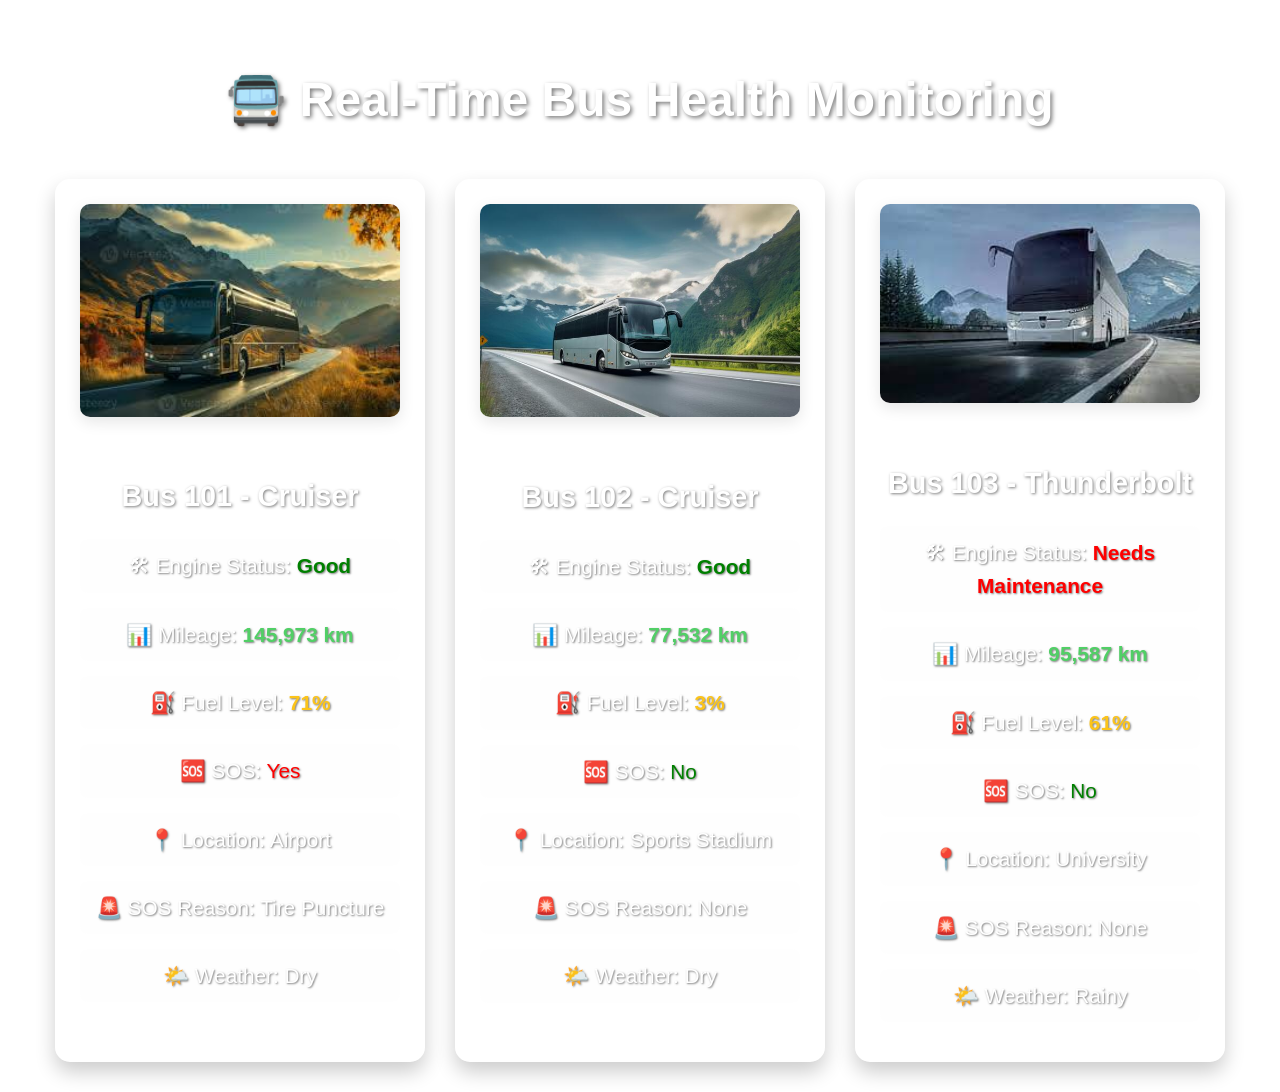
<file: Real time/index.html>
<!DOCTYPE html>
<html lang="en">
<head>
    <meta charset="UTF-8">
    <meta name="viewport" content="width=device-width, initial-scale=1.0">
    <title>Bus Health Monitor</title>
    <link rel="stylesheet" href="./style.css">
</head>
<body>
    <header>
        <h1>🚍 Real-Time Bus Health Monitoring</h1>
    </header>
    <div class="bus-container">
        <!-- Bus 1 -->
        <div class="bus">
            <img src="images.jpg" >
            <h2>Bus 101</h2>
            <div class="status">
                <span>🛠 Engine Status: <span id="engine-101">Loading...</span></span>
            </div>
            <div class="status">
                <span>📊 Mileage: <span id="mileage-101">Loading...</span></span>
            </div>
            <div class="status">
                <span>⛽ Fuel Level: <span id="fuel-101">Loading...</span></span>
            </div>
            <div class="status">
                <span>🆘 SOS: <span id="sos-101">No</span></span>
            </div>
        </div>

        <!-- Bus 2 -->
        <div class="bus">
            <img src="images1.jpg" >
            <h2>Bus 102</h2>
            <div class="status">
                <span>🛠 Engine Status: <span id="engine-102">Loading...</span></span>
            </div>
            <div class="status">
                <span>📊 Mileage: <span id="mileage-102">Loading...</span></span>
            </div>
            <div class="status">
                <span>⛽ Fuel Level: <span id="fuel-102">Loading...</span></span>
            </div>
            <div class="status">
                <span>🆘 SOS: <span id="sos-102">No</span></span>
            </div>
        </div>

        <!-- Bus 3 -->
        <div class="bus">
            <img src="images2.jpg" >
            <h2>Bus 103</h2>
            <div class="status">
                <span>🛠 Engine Status: <span id="engine-103">Loading...</span></span>
            </div>
            <div class="status">
                <span>📊 Mileage: <span id="mileage-103">Loading...</span></span>
            </div>
            <div class="status">
                <span>⛽ Fuel Level: <span id="fuel-103">Loading...</span></span>
            </div>
            <div class="status">
                <span>🆘 SOS: <span id="sos-103">No</span></span>
            </div>
        </div>
    </div>

    <script src="script.js"></script>
</body>
</html>
</file>
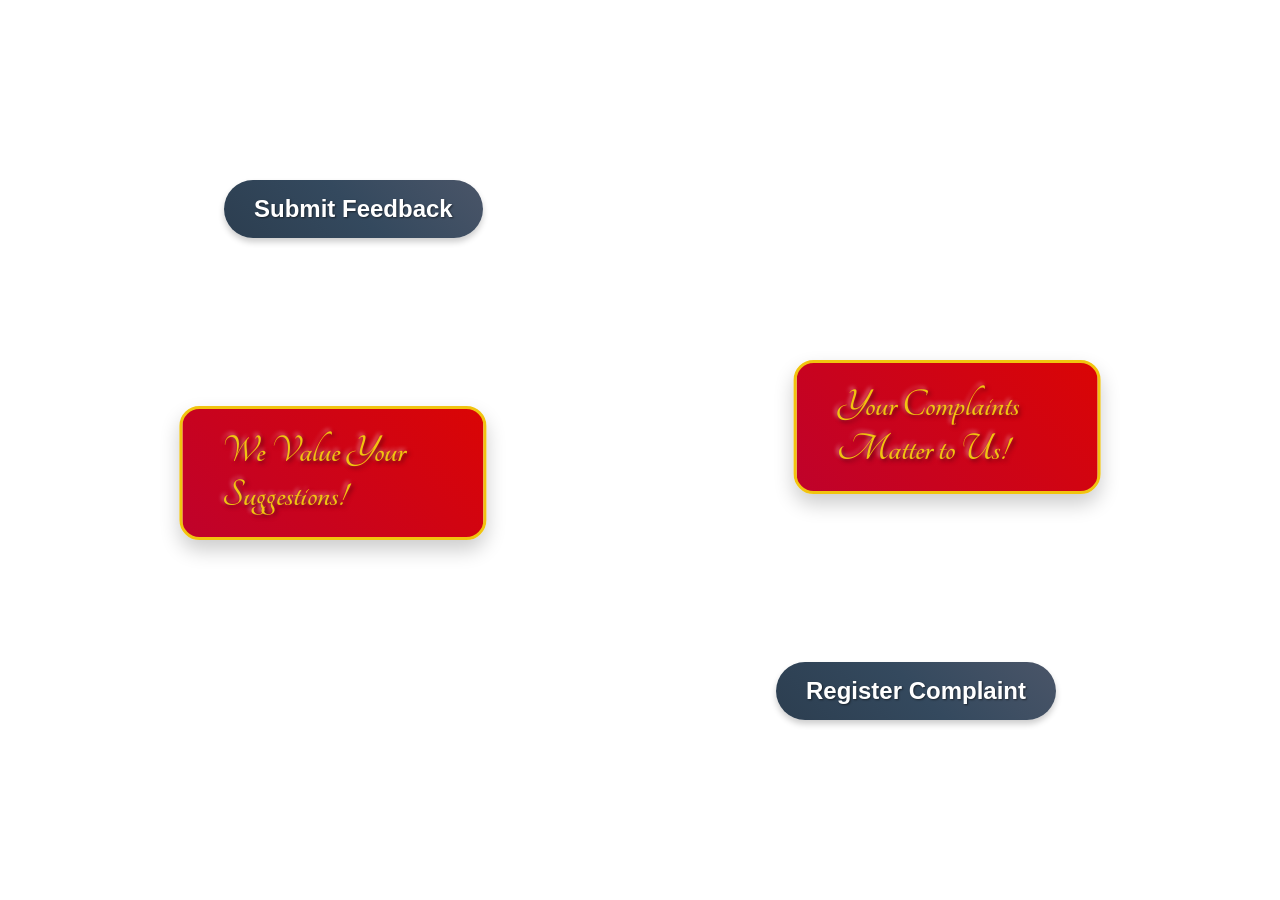
<file: feedback.html>
<!DOCTYPE html>
<html lang="en">
<head>
    <meta charset="UTF-8">
    <meta name="viewport" content="width=device-width, initial-scale=1.0">
    <title>Feedback and Complaints</title>
    <style>
        @import url('https://fonts.googleapis.com/css2?family=Tangerine:wght@700&display=swap');
        body {
            font-family: Arial, sans-serif;
            margin: 0;
            height: 100vh;
            display: flex;
        }
        .section {
            flex: 1;
            display: flex;
            justify-content: center;
            align-items: center;
            position: relative;
        }
        #feedbackSection {
            position: relative;
            overflow: hidden;
        }
        #feedbackSection::before {
            content: "";
            position: absolute;
            top: 0;
            left: 0;
            right: 0;
            bottom: 0;
            background-image: url('https://unblast.com/wp-content/uploads/2020/10/Feedback-Vector-Illustration.jpg');
            background-size: cover;
            background-position: center;
            filter: blur(1px);  /* 25% of 4px (common blur value) is 1px */
        }
        #feedbackSection::after {
            content: "";
            position: absolute;
            top: 0;
            left: 0;
            right: 0;
            bottom: 0;
            background: linear-gradient(rgba(255, 255, 255, 0.3), rgba(255, 255, 255, 0.3));
        }
        #complaintsSection {
            position: relative;
            overflow: hidden;
        }
        #complaintsSection::before {
            content: "";
            position: absolute;
            top: 0;
            left: 0;
            right: 0;
            bottom: 0;
            background-image: url('https://img.freepik.com/free-vector/flat-design-person-making-complain_23-2148958465.jpg?w=740');
            background-size: cover;
            background-position: center;
            filter: blur(1px);  /* 25% of 4px (common blur value) is 1px */
        }
        #complaintsSection::after {
            content: "";
            position: absolute;
            top: 0;
            left: 0;
            right: 0;
            bottom: 0;
            background: linear-gradient(rgba(255, 255, 255, 0.3), rgba(255, 255, 255, 0.3));
        }
        .content {
            position: absolute;
            z-index: 1;
        }
        #feedbackContent {
            top: 20%;
            left: 35%;
        }
        #complaintsContent {
            bottom: 20%;
            right: 35%;
        }
        button {
            padding: 15px 30px;
            font-size: 24px;
            cursor: pointer;
            transition: background-color 0.3s, transform 0.1s, box-shadow 0.3s;
            border: none;
            border-radius: 50px;
            background: linear-gradient(45deg, #2c3e50, #34495e, #4a5568);
            color: #fff;
            font-weight: bold;
            text-shadow: 1px 1px 2px rgba(0, 0, 0, 0.5);
            box-shadow: 0 4px 6px rgba(0, 0, 0, 0.2);
            position: relative;
            overflow: hidden;
            animation: glowButton 2s infinite alternate;
        }
        @keyframes glowButton {
            from {
                box-shadow: 0 0 5px #000, 0 0 10px #000, 0 0 15px #000;
            }
            to {
                box-shadow: 0 0 10px #000, 0 0 20px #000, 0 0 30px #000;
            }
        }
        button::before {
            content: '';
            position: absolute;
            top: -50%;
            left: -50%;
            width: 200%;
            height: 200%;
            background: radial-gradient(circle, rgba(255,255,255,0.2) 0%, rgba(255,255,255,0) 70%);
            transform: scale(0);
            transition: transform 0.5s;
        }
        button:hover {
            background: linear-gradient(45deg, #4a5568, #34495e, #2c3e50);
        }
        button:hover::before {
            transform: scale(1);
        }
        button:active {
            transform: scale(0.98);
        }
        .modal {
            display: none;
            position: fixed;
            z-index: 2;
            left: 0;
            top: 0;
            width: 100%;
            height: 100%;
            background-color: rgba(0,0,0,0.4);
            opacity: 0;
            transition: opacity 0.3s ease;
        }
        .modal.show {
            opacity: 1;
        }
        .modal-content {
            background-color: #fefefe;
            margin: 15% auto;
            padding: 20px;
            border: 1px solid #888;
            width: 80%;
            max-width: 600px;
            transform: scale(0.7);
            transition: transform 0.3s ease;
        }
        .modal.show .modal-content {
            transform: scale(1);
        }
        .close {
            color: #aaa;
            float: right;
            font-size: 28px;
            font-weight: bold;
            cursor: pointer;
            transition: color 0.3s;
        }
        .close:hover,
        .close:focus {
            color: black;
            text-decoration: none;
        }
        textarea {
            width: 100%;
            height: 100px;
            margin-bottom: 10px;
            transition: border-color 0.3s;
        }
        textarea:focus {
            border-color: #007bff;
            outline: none;
        }
        .fancy-text {
            position: absolute;
            bottom: 40%;
            left: 52%;
            transform: translateX(-50%);
            font-family: 'Tangerine', cursive;
            font-size: 40px;
            
            font-weight: bold;
            color: #f1c40f;
            text-shadow: 2px 2px 4px rgba(0,0,0,0.5),
                         -2px -2px 4px rgba(255,255,255,0.5);
            background: linear-gradient(45deg, #bf022b, #da0505);
            padding: 20px 40px;
            border-radius: 20px;
            box-shadow: 0 10px 20px rgba(0,0,0,0.2);
            z-index: 1;
            border: 3px solid #f1c40f;
            animation: glow 2s infinite alternate;
        }
        .fancy-text-complaints {
            position: absolute;
            top: 40%;
            right: 52%;
            transform: translateX(50%);
            font-family: 'Tangerine', cursive;
            font-size: 40px;
            font-weight: bold;
            color: #f1c40f;
            text-shadow: 2px 2px 4px rgba(0,0,0,0.5),
                         -2px -2px 4px rgba(255,255,255,0.5);
            background: linear-gradient(45deg, #bf022b, #da0505);
            padding: 20px 40px;
            border-radius: 20px;
            box-shadow: 0 10px 20px rgba(0,0,0,0.2);
            z-index: 1;
            border: 3px solid #f1c40f;
            animation: glow 2s infinite alternate;
        }
        @keyframes glow {
            from {
                box-shadow: 0 0 5px #f1c40f, 0 0 10px #f1c40f, 0 0 15px #f1c40f, 0 0 20px #f1c40f;
            }
            to {
                box-shadow: 0 0 10px #f1c40f, 0 0 20px #f1c40f, 0 0 30px #f1c40f, 0 0 40px #f1c40f;
            }
        }
    </style>
</head>
<body>
    <div id="feedbackSection" class="section">
        <div id="feedbackContent" class="content">
            <button onclick="openModal('feedbackModal')">Submit Feedback</button>
        </div>
        <div class="fancy-text">We Value Your Suggestions!</div>
    </div>
    <div id="complaintsSection" class="section">
        <div id="complaintsContent" class="content">
            <button onclick="openModal('complaintsModal')">Register Complaint</button>
        </div>
        <div class="fancy-text-complaints">Your Complaints Matter to Us!</div>
    </div>

    <div id="feedbackModal" class="modal">
        <div class="modal-content">
            <span class="close" onclick="closeModal('feedbackModal')">&times;</span>
            <h2>Submit Feedback</h2>
            <textarea placeholder="Enter your feedback here" id="feedbackText"></textarea>
            <button onclick="submitFeedback()">Submit</button>
        </div>
    </div>

    <div id="complaintsModal" class="modal">
        <div class="modal-content">
            <span class="close" onclick="closeModal('complaintsModal')">&times;</span>
            <h2>Register Complaint</h2>
            <textarea placeholder="Enter your complaint here" id="complaintText"></textarea>
            <button onclick="submitComplaint()">Submit</button>
        </div>
    </div>

    <script>
        function openModal(modalId) {
            const modal = document.getElementById(modalId);
            modal.style.display = "block";
            setTimeout(() => modal.classList.add('show'), 10);
        }

        function closeModal(modalId) {
            const modal = document.getElementById(modalId);
            modal.classList.remove('show');
            setTimeout(() => modal.style.display = "none", 300);
        }

        function submitFeedback() {
            const feedbackText = document.getElementById('feedbackText').value;
            if (feedbackText.trim() === '') {
                alert("Please enter your feedback before submitting.");
            } else {
                alert("Thank you for your feedback!");
                document.getElementById('feedbackText').value = '';
                closeModal('feedbackModal');
            }
        }

        function submitComplaint() {
            const complaintText = document.getElementById('complaintText').value;
            if (complaintText.trim() === '') {
                alert("Please enter your complaint before submitting.");
            } else {
                alert("Your complaint has been registered. We'll look into it.");
                document.getElementById('complaintText').value = '';
                closeModal('complaintsModal');
            }
        }

        window.onclick = function(event) {
            if (event.target.className === "modal show") {
                closeModal(event.target.id);
            }
        }
    </script>
</body>
</html>
</file>
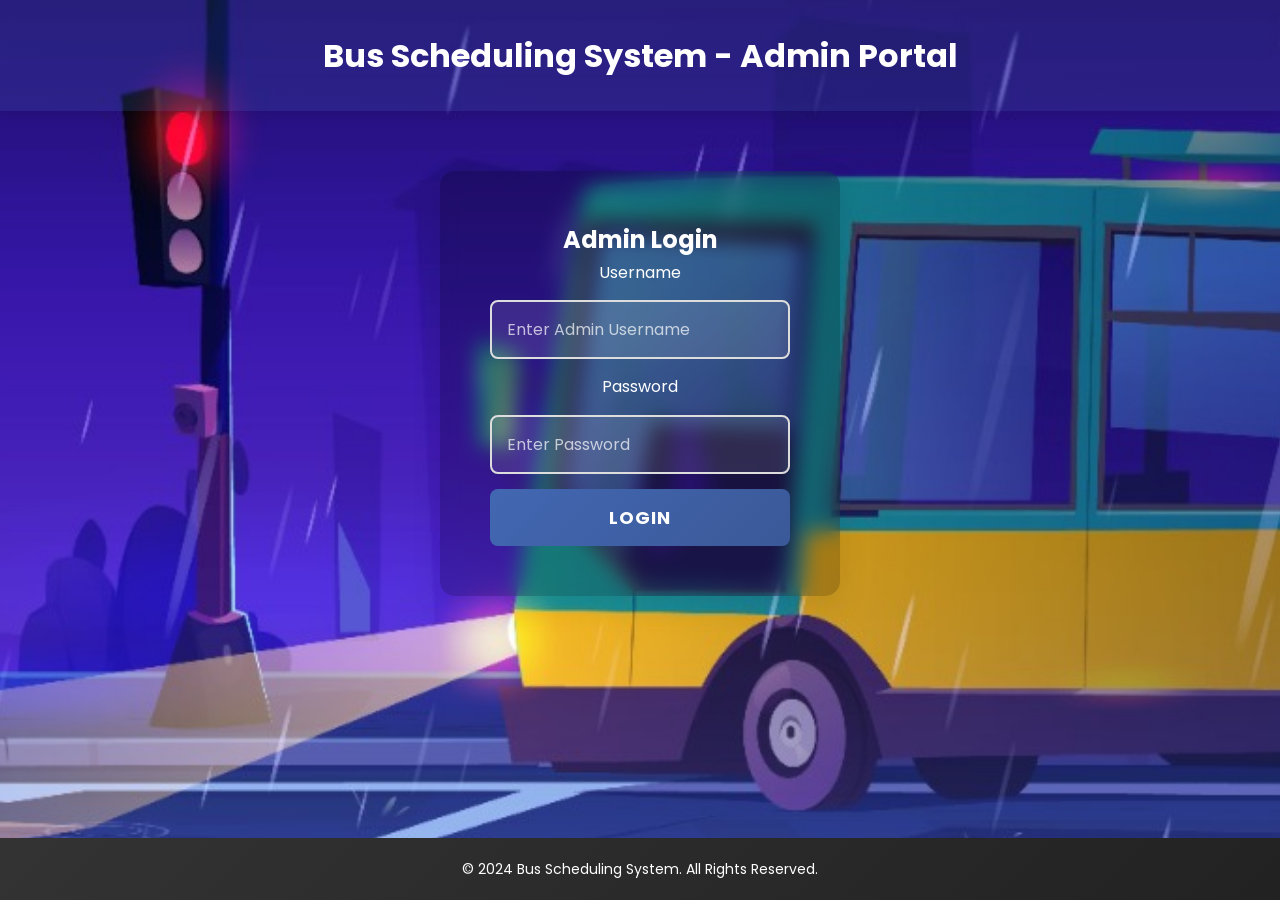
<file: D-login ind/admin.html>
<!DOCTYPE html>
<html lang="en">
<head>
    <meta charset="UTF-8">
    <meta name="viewport" content="width=device-width, initial-scale=1.0">
    <title>Bus Scheduling System - Admin</title>
    <link href="https://fonts.googleapis.com/css2?family=Poppins:wght@300&display=swap" rel="stylesheet">
    <link rel="stylesheet" href="styles.css">
</head>
<body>
    <header>
        <div class="header-container">
            <h1>Bus Scheduling System - Admin Portal</h1>
        </div>
    </header>

    <div class="login-section">
        <div class="login-box">
            <h2>Admin Login</h2>
            <form id="loginForm">
                <label for="admin-username">Username</label>
                <input type="text" id="admin-username" placeholder="Enter Admin Username" required>

                <label for="admin-password">Password</label>
                <input type="password" id="admin-password" placeholder="Enter Password" required>

                <input type="button" value="Login" onclick="adminLogin()">
            </form>
        </div>
    </div>

    <div class="driver-search-section" id="driver-search-section" style="display: none;">
        <h2>Search Driver Information</h2>
        <div class="search-box">
            <input type="text" id="driver-name" placeholder="Enter Driver Name" required>
            <button onclick="searchDriver()">Search</button>
        </div>
        <div class="driver-info" id="driver-info">
            <!-- Driver info will appear here after search -->
        </div>
    </div>
    <footer>
        <p>&copy; 2024 Bus Scheduling System. All Rights Reserved.</p>
    </footer>

    <script>
        

        function adminLogin() {
            const username = document.getElementById('admin-username').value;
            const password = document.getElementById('admin-password').value;

            // Simple login validation for admin
            if(username === "admin" && password === "admin123") {
                window.location.href="../index.html";
                
            } else {
                alert("Invalid admin credentials");
            }
        }

      
    </script>

</body>
</html>
</file>
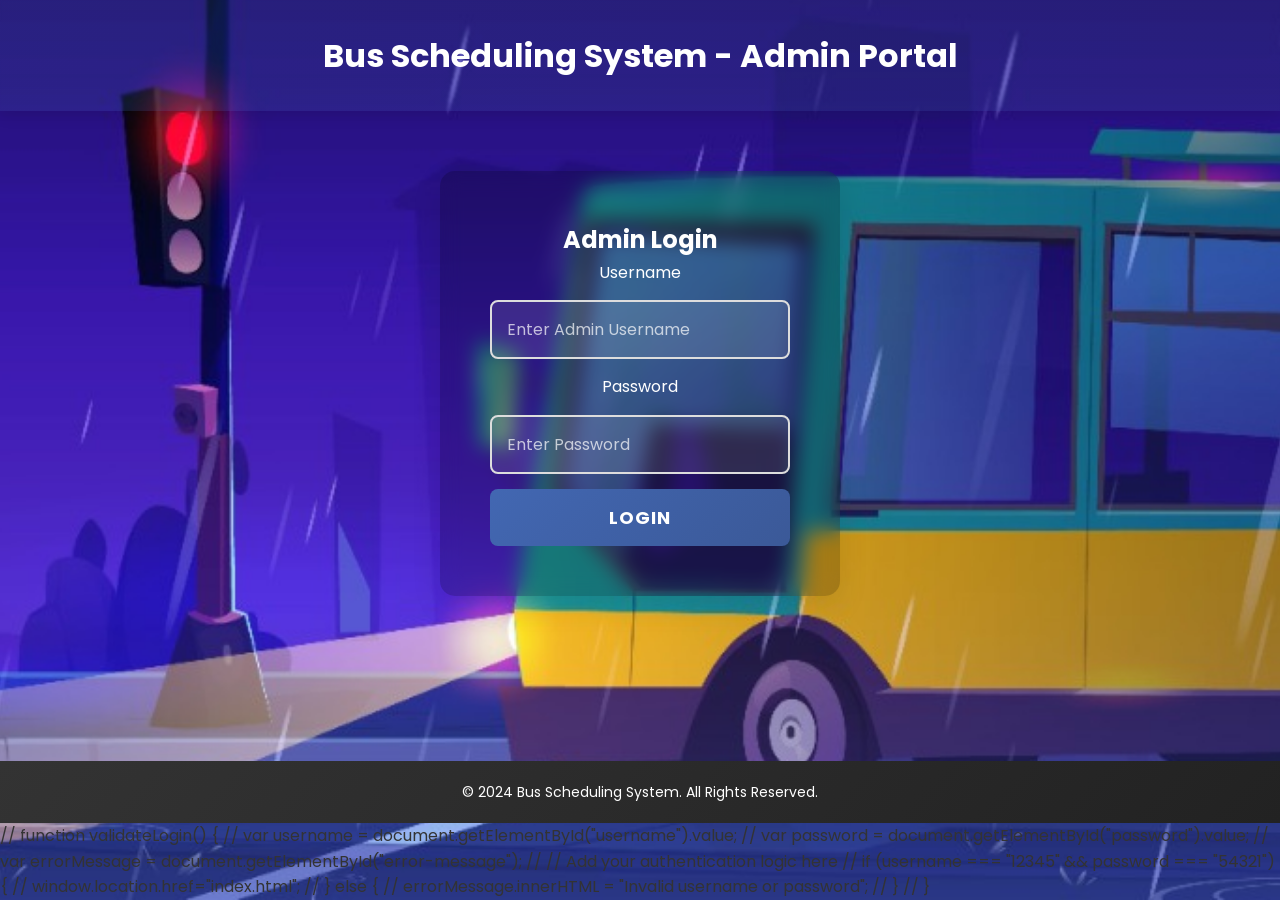
<file: D-login ind/m-dbms-login.html>
<!DOCTYPE html>
<html lang="en">
<head>
    <meta charset="UTF-8">
    <meta name="viewport" content="width=device-width, initial-scale=1.0">
    <title>Bus Scheduling System - Admin</title>
    <link href="https://fonts.googleapis.com/css2?family=Poppins:wght@300&display=swap" rel="stylesheet">
    <link rel="stylesheet" href="styles.css">
</head>
<body>
    <header>
        <div class="header-container">
            <h1>Bus Scheduling System - Admin Portal</h1>
        </div>
    </header>

    <div class="login-section">
        <div class="login-box">
            <h2>Admin Login</h2>
            <form id="loginForm">
                <label for="admin-username">Username</label>
                <input type="text" id="admin-username" placeholder="Enter Admin Username" required>

                <label for="admin-password">Password</label>
                <input type="password" id="admin-password" placeholder="Enter Password" required>

                <input type="button" value="Login" onclick="adminLogin()">
            </form>
        </div>
    </div>

    <div class="driver-search-section" id="driver-search-section" style="display: none;">
        <h2>Search Driver Information</h2>
        <div class="search-box">
            <input type="text" id="driver-name" placeholder="Enter Driver Name" required>
            <button onclick="searchDriver()">Search</button>
        </div>
        <div class="driver-info" id="driver-info">
            <!-- Driver info will appear here after search -->
        </div>
    </div>
    <footer>
        <p>&copy; 2024 Bus Scheduling System. All Rights Reserved.</p>
    </footer>

    <script>
       

        function adminLogin() {
            const username = document.getElementById('admin-username').value;
            const password = document.getElementById('admin-password').value;

            // Simple login validation for admin
            if(username === "admin" && password === "admin123") {
                window.location.href="../dbMS/DBM.html";
                
            } else {
                alert("Invalid admin credentials");
            }
        }

      
    </script>
//     function validateLogin() {
//     var username = document.getElementById("username").value;
//     var password = document.getElementById("password").value;
//     var errorMessage = document.getElementById("error-message");

//     // Add your authentication logic here
//     if (username === "12345" && password === "54321") {
//         window.location.href="index.html";

//     } else {
//         errorMessage.innerHTML = "Invalid username or password";
//     }
// }
</body>
</html>
</file>
<file: Real time/style.css>
body {
    font-family: 'Roboto', sans-serif;
    background: url('https://images.unsplash.com/photo-1544620347-c4fd4a3d5957?ixlib=rb-1.2.1&auto=format&fit=crop&w=1950&q=80') no-repeat center center fixed;
    background-size: cover;
    color: #333;
    margin: 0;
    padding: 30px;
    line-height: 1.6;
}

header h1 {
    text-align: center;
    font-size: 3em;
    color: #ffffff;
    margin-bottom: 40px;
    text-shadow: 2px 2px 4px rgba(0, 0, 0, 0.5);
}

.bus-container {
    display: flex;
    justify-content: center;
    flex-wrap: wrap;
    gap: 30px;
}

.bus {
    background-color: rgba(255, 255, 255, 0.2);
    border: none;
    border-radius: 15px;
    padding: 25px;
    width: 320px;
    box-shadow: 0 10px 20px rgba(0, 0, 0, 0.2);
    text-align: center;
    transition: all 0.3s ease;
    backdrop-filter: blur(10px);
}

.bus:hover {
    transform: translateY(-10px);
    box-shadow: 0 15px 30px rgba(0, 0, 0, 0.3);
    background-color: rgba(255, 255, 255, 0.3);
}

.bus img {
    width: 100%;
    height: auto;
    border-radius: 10px;
    margin-bottom: 25px;
    box-shadow: 0 5px 15px rgba(0, 0, 0, 0.1);
}

.bus h2 {
    font-size: 1.8em;
    color: #ffffff;
    margin-bottom: 20px;
    text-shadow: 1px 1px 3px rgba(0, 0, 0, 0.5);
}

.status {
    font-size: 1.3em;
    margin: 15px 0;
    padding: 10px;
    background-color: rgba(248, 249, 250, 0.2);
    border-radius: 8px;
    transition: background-color 0.3s ease;
}

.status:hover {
    background-color: rgba(233, 236, 239, 0.3);
}

.status span {
    color: #ffffff;
    font-weight: 500;
    text-shadow: 1px 1px 2px rgba(0, 0, 0, 0.5);
}

.status span#engine-101,
.status span#engine-102,
.status span#engine-103 {
    color: #ff6b6b;
    font-weight: bold;
}

.status span#mileage-101,
.status span#mileage-102,
.status span#mileage-103 {
    color: #51cf66;
    font-weight: bold;
}

.status span#fuel-101,
.status span#fuel-102,
.status span#fuel-103 {
    color: #fcc419;
    font-weight: bold;
}
</file>
<file: D-login ind/styles.css>
* {
  margin: 0;
  padding: 0;
  box-sizing: border-box;
  font-family: 'Poppins', sans-serif;
}

body {
  background-image: url('../assets/login.jpg');
  background-size: cover;
  background-position: center;
  background-attachment: fixed;
  background-repeat: no-repeat;
  color: #333;
  display: flex;
  flex-direction: column;
  min-height: 100vh;
  line-height: 1.6;
}

header {
  background: linear-gradient(135deg, rgba(66, 103, 178, 0.2), rgba(59, 89, 152, 0.2));
  padding: 30px;
  text-align: center;
  color: white;
  box-shadow: 0 4px 15px rgba(0, 0, 0, 0.1);
  backdrop-filter: blur(1px);
}

.login-section, .driver-search-section {
  display: flex;
  justify-content: center;
  align-items: center;
  padding: 60px;
}

.login-box, .search-box {
  background-color: rgba(0, 0, 0, 0.2);
  backdrop-filter: blur(10px);
  padding: 50px;
  border-radius: 15px;
  box-shadow: 0 10px 30px rgba(0, 0, 0, 0.1);
  width: 400px;
  text-align: center;
  transition: all 0.3s ease;
}

.login-box:hover, .search-box:hover {
  transform: translateY(-10px);
  box-shadow: 0 15px 40px rgba(0, 0, 0, 0.15);
}

.login-box input[type="text"], .login-box input[type="password"],
.search-box input[type="text"] {
  width: 100%;
  padding: 15px;
  margin: 15px 0;
  border: 2px solid #ddd;
  border-radius: 8px;
  transition: all 0.3s ease;
  font-size: 16px;
  background-color: rgba(255, 255, 255, 0.1);
  color: #fff;
}

.login-box input[type="text"]:focus, .login-box input[type="password"]:focus,
.search-box input[type="text"]:focus {
  border-color: #4267B2;
  outline: none;
  box-shadow: 0 0 10px rgba(66, 103, 178, 0.2);
}

.login-box input[type="button"], .search-box button {
  width: 100%;
  padding: 15px;
  background: linear-gradient(135deg, #4267B2, #3b5998);
  color: white;
  border: none;
  border-radius: 8px;
  cursor: pointer;
  transition: all 0.3s ease;
  font-size: 18px;
  font-weight: bold;
  text-transform: uppercase;
  letter-spacing: 1px;
}

.login-box input[type="button"]:hover, .search-box button:hover {
  background: linear-gradient(135deg, #3b5998, #2d4373);
  transform: translateY(-3px);
  box-shadow: 0 5px 15px rgba(0, 0, 0, 0.2);
}

.driver-info {
  margin-top: 40px;
  text-align: center;
}

.driver-box {
  background-color: rgba(255, 255, 255, 0.9);
  padding: 30px;
  border-radius: 15px;
  margin: 20px;
  box-shadow: 0 10px 25px rgba(0, 0, 0, 0.1);
  transition: all 0.3s ease;
}

.driver-box:hover {
  transform: translateY(-8px);
  box-shadow: 0 15px 35px rgba(0, 0, 0, 0.15);
}

footer {
  background: linear-gradient(135deg, #333, #222);
  color: white;
  text-align: center;
  padding: 20px;
  margin-top: auto;
  font-size: 14px;
}

.login-box h2, .login-box label {
  color: #fff;
}

.login-box input::placeholder {
  color: rgba(255, 255, 255, 0.7);
}
</file>
